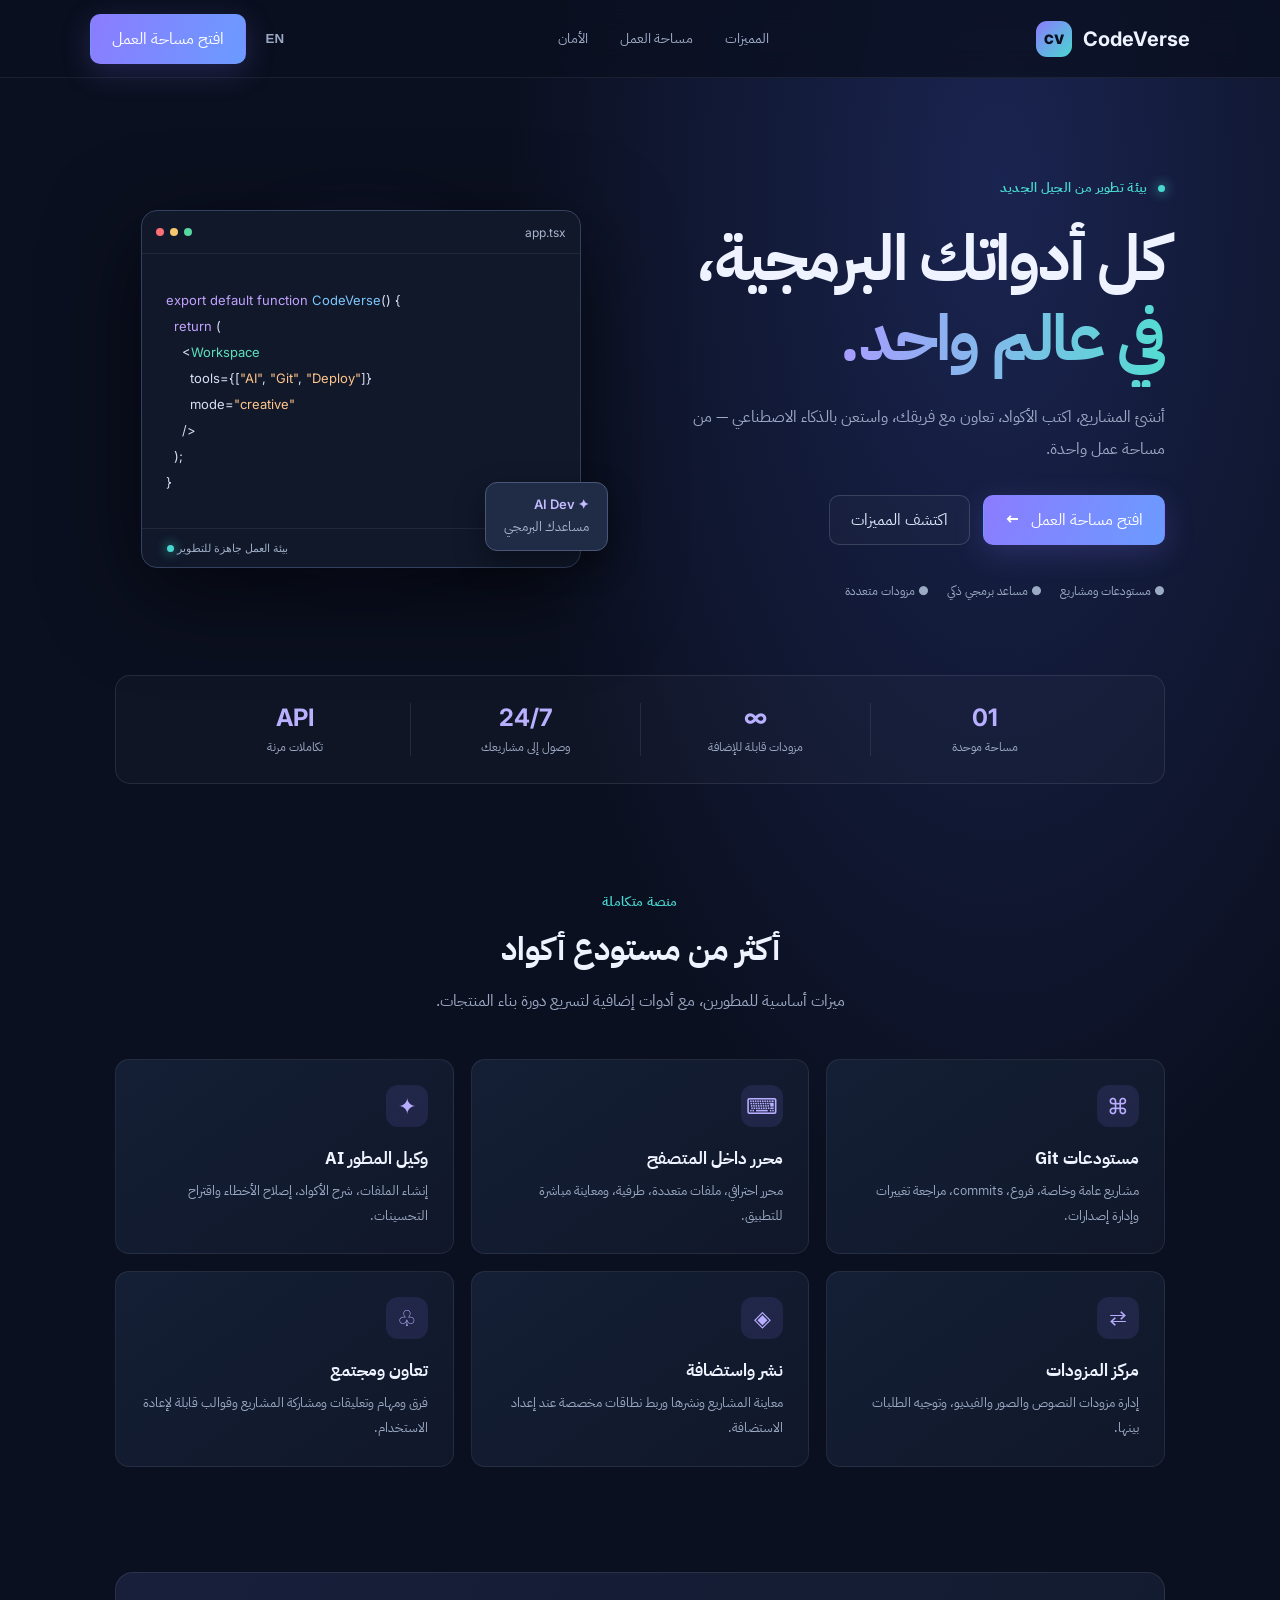
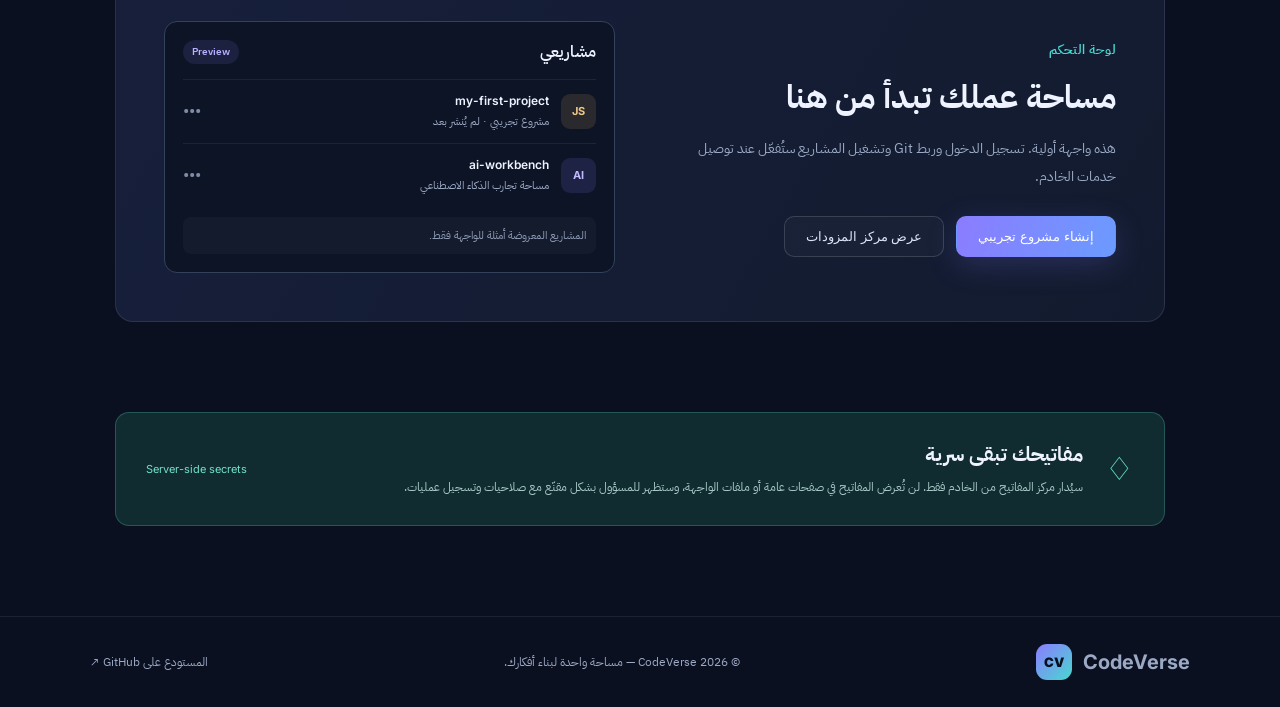
<file: index.html>
<!doctype html>
<html lang="ar" dir="rtl">
<head>
<meta charset="utf-8"><meta name="viewport" content="width=device-width,initial-scale=1">
<meta name="theme-color" content="#0b1020"><meta name="description" content="CodeVerse — مساحة تطوير موحدة للمبرمجين">
<title>CodeVerse — مساحة المطورين</title><link rel="stylesheet" href="style.css">
</head>
<body>
<header class="topbar"><a class="brand" href="#home"><span class="logo">CV</span><span>CodeVerse</span></a><nav><a href="#features">المميزات</a><a href="#workspace">مساحة العمل</a><a href="#security">الأمان</a></nav><div class="top-actions"><button class="lang" id="langBtn">EN</button><a class="btn btn-primary" href="workspace.html">افتح مساحة العمل</a></div></header>
<main id="home">
<section class="hero"><div class="hero-copy"><div class="eyebrow"><i></i> بيئة تطوير من الجيل الجديد</div><h1>كل أدواتك البرمجية،<br><span>في عالم واحد.</span></h1><p>أنشئ المشاريع، اكتب الأكواد، تعاون مع فريقك، واستعن بالذكاء الاصطناعي — من مساحة عمل واحدة.</p><div class="hero-actions"><a class="btn btn-primary" href="#workspace">افتح مساحة العمل <b>←</b></a><a class="btn btn-ghost" href="#features">اكتشف المميزات</a></div><div class="trust"><span>● مستودعات ومشاريع</span><span>● مساعد برمجي ذكي</span><span>● مزودات متعددة</span></div></div><div class="hero-art"><div class="orb orb-a"></div><div class="orb orb-b"></div><div class="code-window"><div class="window-head"><span></span><span></span><span></span><label>app.tsx</label></div><pre><span class="purple">export default function</span> <span class="blue">CodeVerse</span>() {
  <span class="purple">return</span> (
    &lt;<span class="green">Workspace</span>
      tools={[<span class="orange">"AI"</span>, <span class="orange">"Git"</span>, <span class="orange">"Deploy"</span>]}
      mode=<span class="orange">"creative"</span>
    /&gt;
  );
}</pre><div class="status"><i></i> بيئة العمل جاهزة للتطوير</div></div><div class="float-card"><b>✦ AI Dev</b><small>مساعدك البرمجي</small></div></div></section>
<section class="stats"><div><strong>01</strong><span>مساحة موحدة</span></div><div><strong>∞</strong><span>مزودات قابلة للإضافة</span></div><div><strong>24/7</strong><span>وصول إلى مشاريعك</span></div><div><strong>API</strong><span>تكاملات مرنة</span></div></section>
<section class="section" id="features"><div class="section-title"><span class="eyebrow">منصة متكاملة</span><h2>أكثر من مستودع أكواد</h2><p>ميزات أساسية للمطورين، مع أدوات إضافية لتسريع دورة بناء المنتجات.</p></div><div class="grid">
<article class="feature"><div class="icon">⌘</div><h3>مستودعات Git</h3><p>مشاريع عامة وخاصة، فروع، commits، مراجعة تغييرات وإدارة إصدارات.</p></article>
<article class="feature"><div class="icon">⌨</div><h3>محرر داخل المتصفح</h3><p>محرر احترافي، ملفات متعددة، طرفية، ومعاينة مباشرة للتطبيق.</p></article>
<article class="feature"><div class="icon">✦</div><h3>وكيل المطور AI</h3><p>إنشاء الملفات، شرح الأكواد، إصلاح الأخطاء واقتراح التحسينات.</p></article>
<article class="feature"><div class="icon">⇄</div><h3>مركز المزودات</h3><p>إدارة مزودات النصوص والصور والفيديو، وتوجيه الطلبات بينها.</p></article>
<article class="feature"><div class="icon">◈</div><h3>نشر واستضافة</h3><p>معاينة المشاريع ونشرها وربط نطاقات مخصصة عند إعداد الاستضافة.</p></article>
<article class="feature"><div class="icon">♧</div><h3>تعاون ومجتمع</h3><p>فرق ومهام وتعليقات ومشاركة المشاريع وقوالب قابلة لإعادة الاستخدام.</p></article>
</div></section>
<section class="workspace" id="workspace"><div><span class="eyebrow">لوحة التحكم</span><h2>مساحة عملك تبدأ من هنا</h2><p>هذه واجهة أولية. تسجيل الدخول وربط Git وتشغيل المشاريع ستُفعّل عند توصيل خدمات الخادم.</p><div class="workspace-actions"><button class="btn btn-primary" id="createProject">إنشاء مشروع تجريبي</button><button class="btn btn-ghost" id="providerDemo">عرض مركز المزودات</button></div></div><div class="mini-panel"><div class="panel-top"><span>مشاريعي</span><span class="pill">Preview</span></div><div class="project-row"><span class="project-icon">JS</span><div><b>my-first-project</b><small>مشروع تجريبي · لم يُنشر بعد</small></div><span class="muted">•••</span></div><div class="project-row"><span class="project-icon purple-bg">AI</span><div><b>ai-workbench</b><small>مساحة تجارب الذكاء الاصطناعي</small></div><span class="muted">•••</span></div><div class="empty-note" id="demoNote">المشاريع المعروضة أمثلة للواجهة فقط.</div></div></section>
<section class="security" id="security"><div class="security-icon">♢</div><div><h2>مفاتيحك تبقى سرية</h2><p>سيُدار مركز المفاتيح من الخادم فقط. لن تُعرض المفاتيح في صفحات عامة أو ملفات الواجهة، وستظهر للمسؤول بشكل مقنّع مع صلاحيات وتسجيل عمليات.</p></div><span class="secure-tag">Server-side secrets</span></section>
</main><footer><a class="brand" href="#home"><span class="logo">CV</span><span>CodeVerse</span></a><span>© 2026 CodeVerse — مساحة واحدة لبناء أفكارك.</span><a href="https://github.com/alza69191-art/CodeVerse" target="_blank" rel="noreferrer">المستودع على GitHub ↗</a></footer>
<div class="toast" id="toast" role="status"></div><script src="app.js"></script></body></html>
</file>
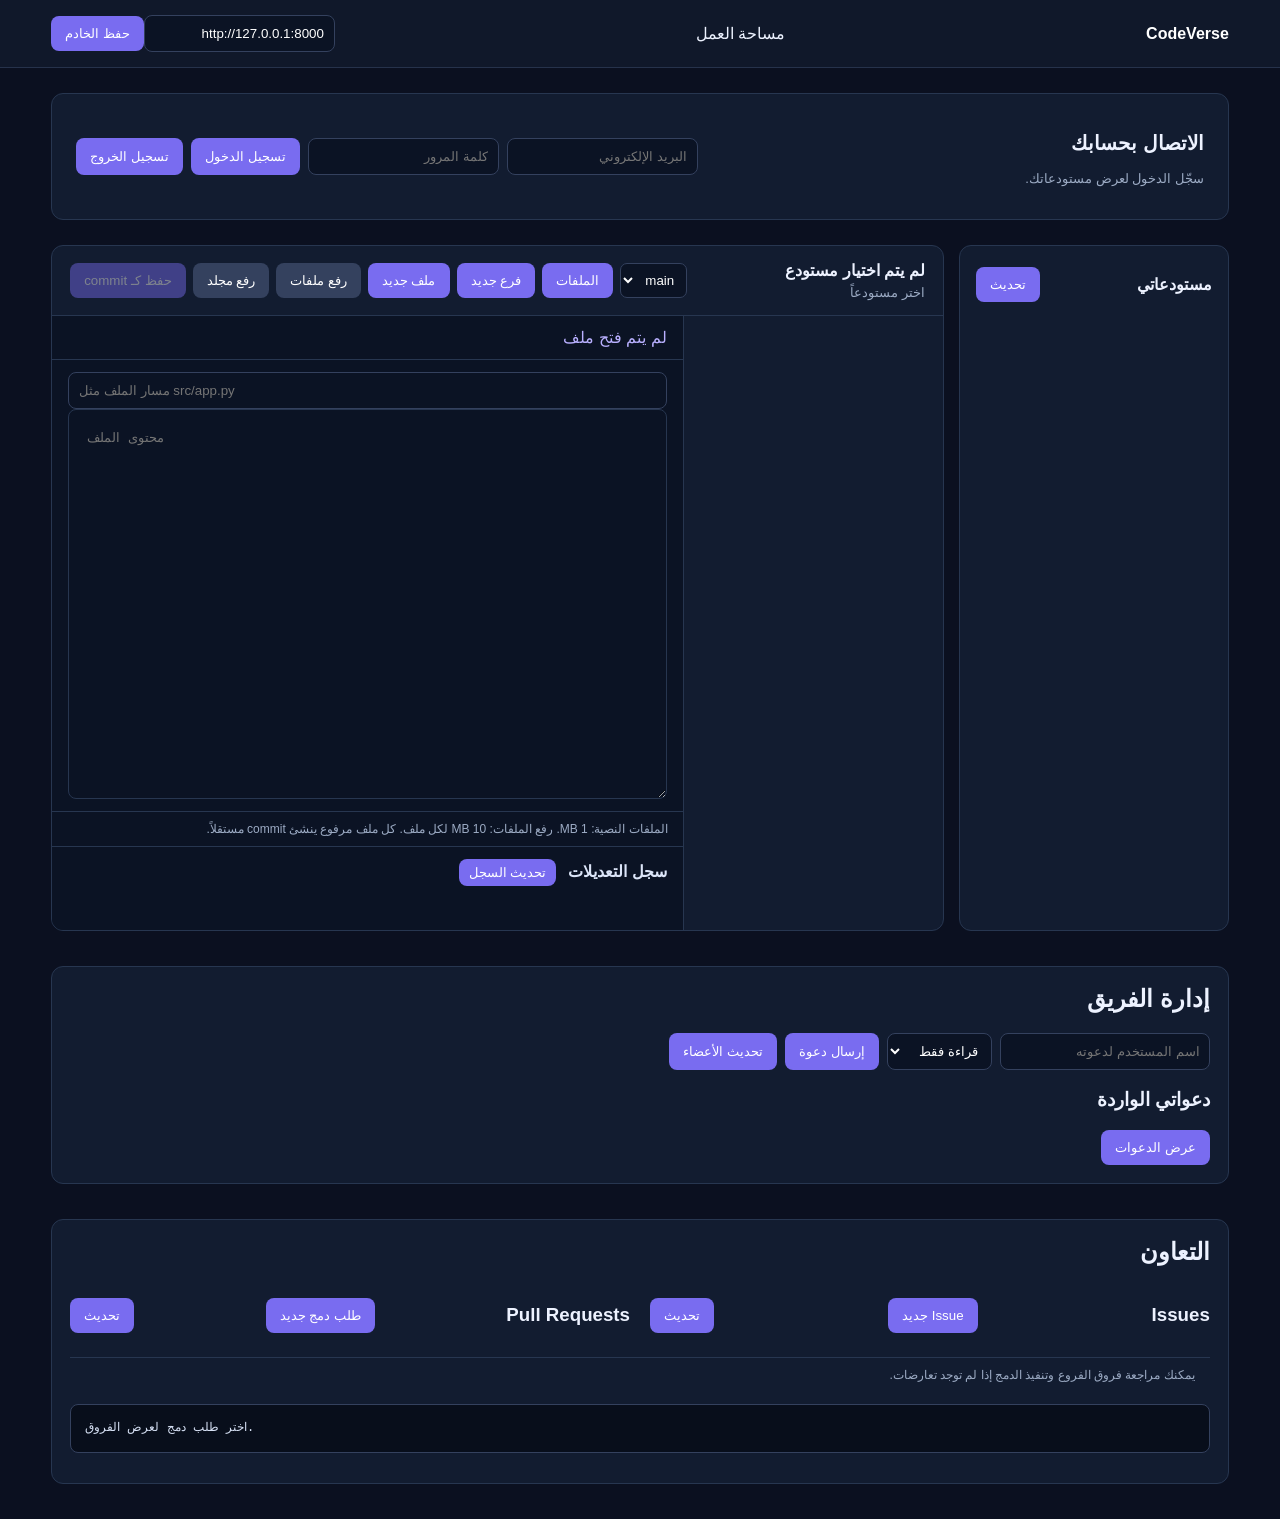
<file: workspace.html>
<!doctype html>
<html lang="ar" dir="rtl"><head><meta charset="utf-8"><meta name="viewport" content="width=device-width,initial-scale=1"><title>CodeVerse Workspace</title><link rel="stylesheet" href="workspace.css"></head><body>
<header class="bar"><a class="brand" href="index.html">CodeVerse</a><span>مساحة العمل</span><div><input id="apiBase" value="http://127.0.0.1:8000"><button id="saveApi">حفظ الخادم</button></div></header>
<main><section class="auth panel"><div><h1>الاتصال بحسابك</h1><p>سجّل الدخول لعرض مستودعاتك.</p></div><form id="loginForm"><input id="email" type="email" placeholder="البريد الإلكتروني" required><input id="password" type="password" placeholder="كلمة المرور" required><button>تسجيل الدخول</button><button type="button" id="logout">تسجيل الخروج</button></form></section>
<section class="repo-area"><aside class="panel sidebar"><div class="side-head"><h2>مستودعاتي</h2><button id="loadRepos">تحديث</button></div><div id="repos" class="repos"></div></aside>
<section class="panel editor"><div class="editor-head"><div><strong id="repoTitle">لم يتم اختيار مستودع</strong><small id="repoMeta">اختر مستودعاً</small></div><div class="editor-actions"><select id="branch"><option value="main">main</option></select><button id="loadFiles">الملفات</button><button id="newBranch">فرع جديد</button><button id="newFile">ملف جديد</button><label class="upload-label" for="uploadFiles">رفع ملفات</label><input id="uploadFiles" type="file" multiple hidden><label class="upload-label" for="uploadFolder">رفع مجلد</label><input id="uploadFolder" type="file" webkitdirectory directory multiple hidden><button id="saveFile" disabled>حفظ كـ commit</button></div></div>
<div class="editor-body"><nav id="fileTree" class="tree"></nav><section class="code-area"><div class="file-tab"><span id="fileName">لم يتم فتح ملف</span><span id="dirtyState"></span></div><input id="newFilePath" class="path-input" placeholder="مسار الملف مثل src/app.py"><textarea id="fileContent" dir="ltr" spellcheck="false" placeholder="محتوى الملف"></textarea><div class="editor-foot">الملفات النصية: 1 MB. رفع الملفات: 10 MB لكل ملف. كل ملف مرفوع ينشئ commit مستقلاً.</div><section class="history"><strong>سجل التعديلات</strong><button id="loadHistory">تحديث السجل</button><ol id="commitList"></ol></section></section></div></section></section><section class="panel collaboration"><h2>إدارة الفريق</h2><div class="team-tools"><input id="inviteUsername" placeholder="اسم المستخدم لدعوته"><select id="inviteRole"><option value="read">قراءة فقط</option><option value="write">قراءة وكتابة</option></select><button id="inviteMember">إرسال دعوة</button><button id="loadMembers">تحديث الأعضاء</button></div><div id="membersList"></div><h3>دعواتي الواردة</h3><button id="loadInvitations">عرض الدعوات</button><div id="invitationsList"></div></section><section class="panel collaboration"><h2>التعاون</h2><div class="collab-columns"><section><div class="side-head"><h3>Issues</h3><button id="newIssue">Issue جديد</button><button id="loadIssues">تحديث</button></div><div id="issuesList"></div></section><section><div class="side-head"><h3>Pull Requests</h3><button id="newPR">طلب دمج جديد</button><button id="loadPRs">تحديث</button></div><div id="prsList"></div></section></div><p class="editor-foot">يمكنك مراجعة فروق الفروع وتنفيذ الدمج إذا لم توجد تعارضات.</p><pre id="prDiff" class="diff-view" dir="ltr">اختر طلب دمج لعرض الفروق.</pre></section><div id="notice" role="status" class="notice"></div></main><script src="workspace.js"></script></body></html>
</file>
<file: style.css>
@import url('https://fonts.googleapis.com/css2?family=IBM+Plex+Sans+Arabic:wght@400;500;600;700&family=Inter:wght@400;500;600;700;800&display=swap');
:root{--bg:#0b1020;--panel:#111a2e;--line:#25314b;--text:#eef3ff;--muted:#9ba9c4;--accent:#8b7cff;--cyan:#48d8d0}*{box-sizing:border-box}html{scroll-behavior:smooth}body{margin:0;background:radial-gradient(ellipse at 78% 8%,#1a2450 0,transparent 35%),var(--bg);color:var(--text);font-family:'IBM Plex Sans Arabic',Inter,sans-serif}a{color:inherit;text-decoration:none}.topbar{height:78px;display:flex;align-items:center;justify-content:space-between;padding:0 7%;border-bottom:1px solid #ffffff12;background:#0b1020c9;position:sticky;top:0;z-index:5;backdrop-filter:blur(14px)}.brand{display:flex;align-items:center;gap:11px;font:700 20px Inter,sans-serif;direction:ltr}.logo{display:grid;place-items:center;width:36px;height:36px;border-radius:11px;background:linear-gradient(135deg,#8b7cff,#49d7d0);color:#081020;font-size:13px;font-weight:900}.topbar nav{display:flex;gap:32px;color:var(--muted);font-size:14px}.topbar nav a:hover,footer a:hover{color:white}.top-actions{display:flex;align-items:center;gap:14px}.lang{background:none;border:0;color:var(--muted);cursor:pointer;font-weight:700}.btn{display:inline-flex;align-items:center;justify-content:center;gap:12px;padding:12px 21px;border-radius:10px;font:600 14px inherit;cursor:pointer;border:1px solid transparent}.btn-primary{background:linear-gradient(110deg,#8b7cff,#6b9bff);color:white;box-shadow:0 8px 30px #8176ff35}.btn-ghost{border-color:#ffffff25;color:#dce4f7;background:#ffffff06}.hero{min-height:580px;padding:100px 9% 75px;display:grid;grid-template-columns:1fr 1fr;align-items:center;gap:65px}.eyebrow{color:var(--cyan);font-size:13px;font-weight:600;letter-spacing:.3px}.eyebrow i,.status i{display:inline-block;width:7px;height:7px;border-radius:50%;background:var(--cyan);margin-left:7px;box-shadow:0 0 12px var(--cyan)}h1{font-size:clamp(42px,5vw,65px);line-height:1.25;letter-spacing:-1.8px;margin:22px 0}h1 span{background:linear-gradient(90deg,#a99cff,#54dcd2);color:transparent;background-clip:text}.hero-copy>p,.section-title p,.workspace p{color:var(--muted);line-height:2;font-size:16px;max-width:510px}.hero-actions{display:flex;gap:13px;margin-top:30px}.trust{display:flex;gap:18px;flex-wrap:wrap;margin-top:37px;color:#9cabc4;font-size:12px}.hero-art{height:360px;position:relative;display:grid;place-items:center}.orb{position:absolute;border-radius:50%;filter:blur(2px)}.orb-a{width:280px;height:280px;background:#7a70ff20;box-shadow:0 0 90px #7770ff2c}.orb-b{width:190px;height:190px;border:1px solid #6ddbd344}.code-window{width:min(440px,100%);background:#10182a;border:1px solid #34415e;border-radius:16px;box-shadow:0 25px 90px #0009;overflow:hidden;direction:ltr;position:relative}.window-head{height:43px;border-bottom:1px solid #ffffff12;display:flex;align-items:center;gap:6px;padding:0 14px}.window-head>span{width:8px;height:8px;border-radius:50%;background:#ff6f78}.window-head>span:nth-child(2){background:#f4c76c}.window-head>span:nth-child(3){background:#56d6a0}.window-head label{margin-left:auto;color:#aab5cc;font:12px Inter}.code-window pre{padding:20px 24px;color:#d7e0f3;font:13px/2 Inter,monospace;white-space:pre-wrap}.purple{color:#c2a2ff}.blue{color:#7dc8ff}.green{color:#5ce0bc}.orange{color:#ffc58b}.status{padding:12px 18px;border-top:1px solid #ffffff12;color:#9eacc5;font:11px Inter}.float-card{position:absolute;bottom:18px;right:0;background:#202b46;border:1px solid #485779;padding:13px 18px;border-radius:12px;box-shadow:0 12px 30px #0006;display:grid;gap:5px}.float-card b{color:#c4baff;font:600 13px Inter}.float-card small{color:#a8b4cb}.stats{margin:0 9%;padding:27px 5%;border:1px solid #ffffff18;background:#ffffff06;border-radius:15px;display:grid;grid-template-columns:repeat(4,1fr);text-align:center}.stats div{display:grid;gap:6px;border-left:1px solid #ffffff16}.stats div:last-child{border:0}.stats strong{font:700 24px Inter;color:#b9b0ff}.stats span{font-size:12px;color:var(--muted)}.section{padding:105px 9%}.section-title{text-align:center;margin-bottom:42px}.section-title h2,.workspace h2,.security h2{font-size:32px;margin:12px 0}.section-title p{margin:0 auto}.grid{display:grid;grid-template-columns:repeat(3,1fr);gap:17px}.feature{padding:25px;background:linear-gradient(145deg,#141f35,#101729);border:1px solid #ffffff13;border-radius:14px;transition:.2s}.feature:hover{transform:translateY(-4px);border-color:#8b7cff77}.icon{width:42px;height:42px;display:grid;place-items:center;border-radius:12px;background:#8b7cff20;color:#b8adff;font-size:22px}.feature h3{font-size:17px;margin:19px 0 8px}.feature p{font-size:13px;line-height:1.9;color:var(--muted);margin:0}.workspace{margin:0 9% 90px;padding:48px;background:linear-gradient(120deg,#171f3b,#121b2e);border:1px solid #ffffff18;border-radius:18px;display:grid;grid-template-columns:1fr 1fr;gap:50px;align-items:center}.workspace p{font-size:14px}.workspace-actions{display:flex;gap:12px;margin-top:25px;flex-wrap:wrap}.mini-panel{background:#0c1425;border:1px solid #34415b;border-radius:13px;padding:18px}.panel-top{display:flex;justify-content:space-between;font-weight:600;margin-bottom:15px}.pill{font-size:10px;color:#b9b0ff;background:#8b7cff20;padding:4px 9px;border-radius:20px}.project-row{display:flex;align-items:center;gap:12px;padding:13px 0;border-top:1px solid #ffffff12}.project-row>div{display:grid;gap:5px;flex:1}.project-row b{font:600 12px Inter}.project-row small{font-size:11px;color:var(--muted)}.project-icon{width:35px;height:35px;border-radius:9px;background:#e9b66b22;color:#f2c987;display:grid;place-items:center;font:700 11px Inter}.purple-bg{background:#8b7cff24;color:#c2baff}.muted{color:#7e8ba5}.empty-note{padding:10px;background:#ffffff08;border-radius:8px;color:#8d9bb6;font-size:11px;margin-top:10px}.security{margin:0 9% 90px;padding:26px 30px;display:flex;align-items:center;gap:22px;background:#102c31;border:1px solid #3b898077;border-radius:14px}.security-icon{font-size:32px;color:#65e1c8}.security h2{font-size:20px;margin:0 0 7px}.security p{margin:0;color:#a9c9c7;font-size:12px;line-height:1.9}.secure-tag{margin-right:auto;white-space:nowrap;color:#73e0c9;font:11px Inter}footer{border-top:1px solid #ffffff14;padding:27px 7%;display:flex;justify-content:space-between;align-items:center;color:var(--muted);font-size:12px}.toast{position:fixed;bottom:25px;left:25px;background:#263653;border:1px solid #63739a;padding:13px 18px;border-radius:10px;opacity:0;transform:translateY(10px);transition:.2s;pointer-events:none;font-size:13px}.toast.show{opacity:1;transform:translateY(0)}
@media(max-width:850px){.hero{grid-template-columns:1fr;padding-top:65px;gap:20px}.hero-art{height:300px}.grid{grid-template-columns:repeat(2,1fr)}.workspace{grid-template-columns:1fr}.topbar{padding:0 4%}.topbar nav{gap:14px}.stats{margin:0 4%}}@media(max-width:560px){.topbar{height:66px}.topbar nav{display:none}.top-actions .btn{padding:9px 12px}.hero{padding:55px 6% 45px}.trust{gap:10px}.hero-actions{flex-wrap:wrap}.stats{grid-template-columns:repeat(2,1fr);gap:18px}.stats div:nth-child(2){border:0}.section{padding:75px 6%}.grid{grid-template-columns:1fr}.workspace{margin:0 5% 60px;padding:25px}.security{margin:0 5% 60px;align-items:flex-start;flex-wrap:wrap}.secure-tag{margin-right:0}footer{gap:15px;flex-wrap:wrap;padding:25px 6%}}
</file>
<file: workspace.css>
*{box-sizing:border-box}body{margin:0;background:#0b1020;color:#edf2ff;font-family:Arial,sans-serif}.bar{min-height:68px;padding:12px 4%;display:flex;align-items:center;justify-content:space-between;gap:12px;border-bottom:1px solid #26324b;background:#10182a}.brand{color:#fff;text-decoration:none;font-weight:bold}.bar input,form input,.path-input{background:#0b1324;border:1px solid #34415e;color:white;padding:10px;border-radius:8px}.bar button,button{background:#796cf0;color:white;border:0;border-radius:8px;padding:10px 14px;cursor:pointer}button:disabled{opacity:.45;cursor:not-allowed}.panel{background:#121c30;border:1px solid #273650;border-radius:12px}.auth{margin:25px 4%;padding:20px 24px;display:flex;align-items:center;justify-content:space-between;gap:20px}.auth h1{font-size:20px}.auth p,.muted{color:#9cabc4;font-size:13px}.auth form{display:flex;gap:8px;flex-wrap:wrap}.repo-area{margin:0 4% 35px;display:grid;grid-template-columns:270px 1fr;gap:15px;min-height:570px}.sidebar{padding:16px}.side-head,.editor-head{display:flex;align-items:center;justify-content:space-between;gap:12px}.side-head h2{font-size:16px}.repos{display:grid;gap:8px}.repo-item{padding:12px;border:1px solid #2b3954;border-radius:8px;background:#0d1628;color:#e5eaff;text-align:right}.repo-item.active{border-color:#8b7cff;background:#201e40}.editor{overflow:hidden}.editor-head{padding:15px 18px;border-bottom:1px solid #273650}.editor-head strong,.editor-head small{display:block}.editor-head small{color:#9cabc4;margin-top:5px}.editor-actions{display:flex;gap:7px;flex-wrap:wrap}.editor-actions select{background:#0b1324;color:#fff;border:1px solid #34415e;border-radius:7px;padding:8px}.editor-body{display:grid;grid-template-columns:260px 1fr;min-height:510px}.tree{padding:13px;border-left:1px solid #273650;overflow:auto}.file-item{display:block;width:100%;text-align:right;background:transparent;color:#cbd6ed;padding:8px}.code-area{min-width:0;background:#0b1324;display:flex;flex-direction:column;min-height:510px}.file-tab{padding:12px 16px;border-bottom:1px solid #273650;color:#b9b0ff;display:flex;justify-content:space-between}.path-input{margin:12px 16px 0;direction:ltr;text-align:left}.code-area textarea{padding:18px;margin:0 16px 12px;min-height:390px;resize:vertical;white-space:pre;overflow:auto;direction:ltr;text-align:left;color:#d7e1f5;background:#0b1324;border:1px solid #273650;border-radius:8px;font:13px/1.7 Consolas,monospace;flex:1}.editor-foot{border-top:1px solid #273650;padding:10px 15px;color:#9cabc4;font-size:12px}.notice{position:fixed;bottom:20px;left:20px;background:#273653;border:1px solid #61739b;border-radius:8px;padding:12px 16px;opacity:0;transition:.2s;max-width:80vw}.notice.show{opacity:1}@media(max-width:850px){.repo-area{grid-template-columns:1fr}.editor-body{grid-template-columns:190px 1fr}.auth{align-items:flex-start;flex-direction:column}}@media(max-width:560px){.bar{flex-wrap:wrap}.bar input{width:150px}.editor-head{align-items:flex-start;flex-direction:column}.editor-body{grid-template-columns:130px 1fr}.auth form,.auth form input{width:100%}.editor-actions{width:100%}}.upload-label{display:inline-block;background:#34415e;color:white;border-radius:8px;padding:10px 14px;cursor:pointer;font-size:13px}.history{border-top:1px solid #273650;padding:12px 16px;color:#dce5f8}.history>button{margin-right:12px;padding:6px 10px}.history ol{padding-right:22px;max-height:170px;overflow:auto}.history li{margin:8px 0}.history small{display:block;color:#9cabc4;font-size:11px;direction:ltr;text-align:left;overflow-wrap:anywhere}
.collaboration{margin:0 4% 35px;padding:18px}.collaboration h2{margin-top:0}.collab-columns{display:grid;grid-template-columns:1fr 1fr;gap:20px}.collab-columns>section{min-width:0}.collab-item{border:1px solid #2b3954;background:#0d1628;border-radius:8px;padding:12px;margin:8px 0;display:grid;gap:7px}.collab-item small{color:#9cabc4}.collab-item button{margin-left:6px;padding:7px 10px;font-size:12px}@media(max-width:700px){.collab-columns{grid-template-columns:1fr}}

.team-tools{display:flex;gap:8px;flex-wrap:wrap;margin:12px 0}.team-tools input,.team-tools select,.collab-item select{background:#0b1324;color:#fff;border:1px solid #34415e;border-radius:8px;padding:9px}.team-tools input{min-width:210px}

.diff-view{margin:12px 0;padding:14px;background:#080e1b;border:1px solid #34415e;border-radius:8px;color:#d7e1f5;white-space:pre;overflow:auto;max-height:520px;font:12px/1.6 Consolas,monospace;direction:ltr;text-align:left}
</file>
